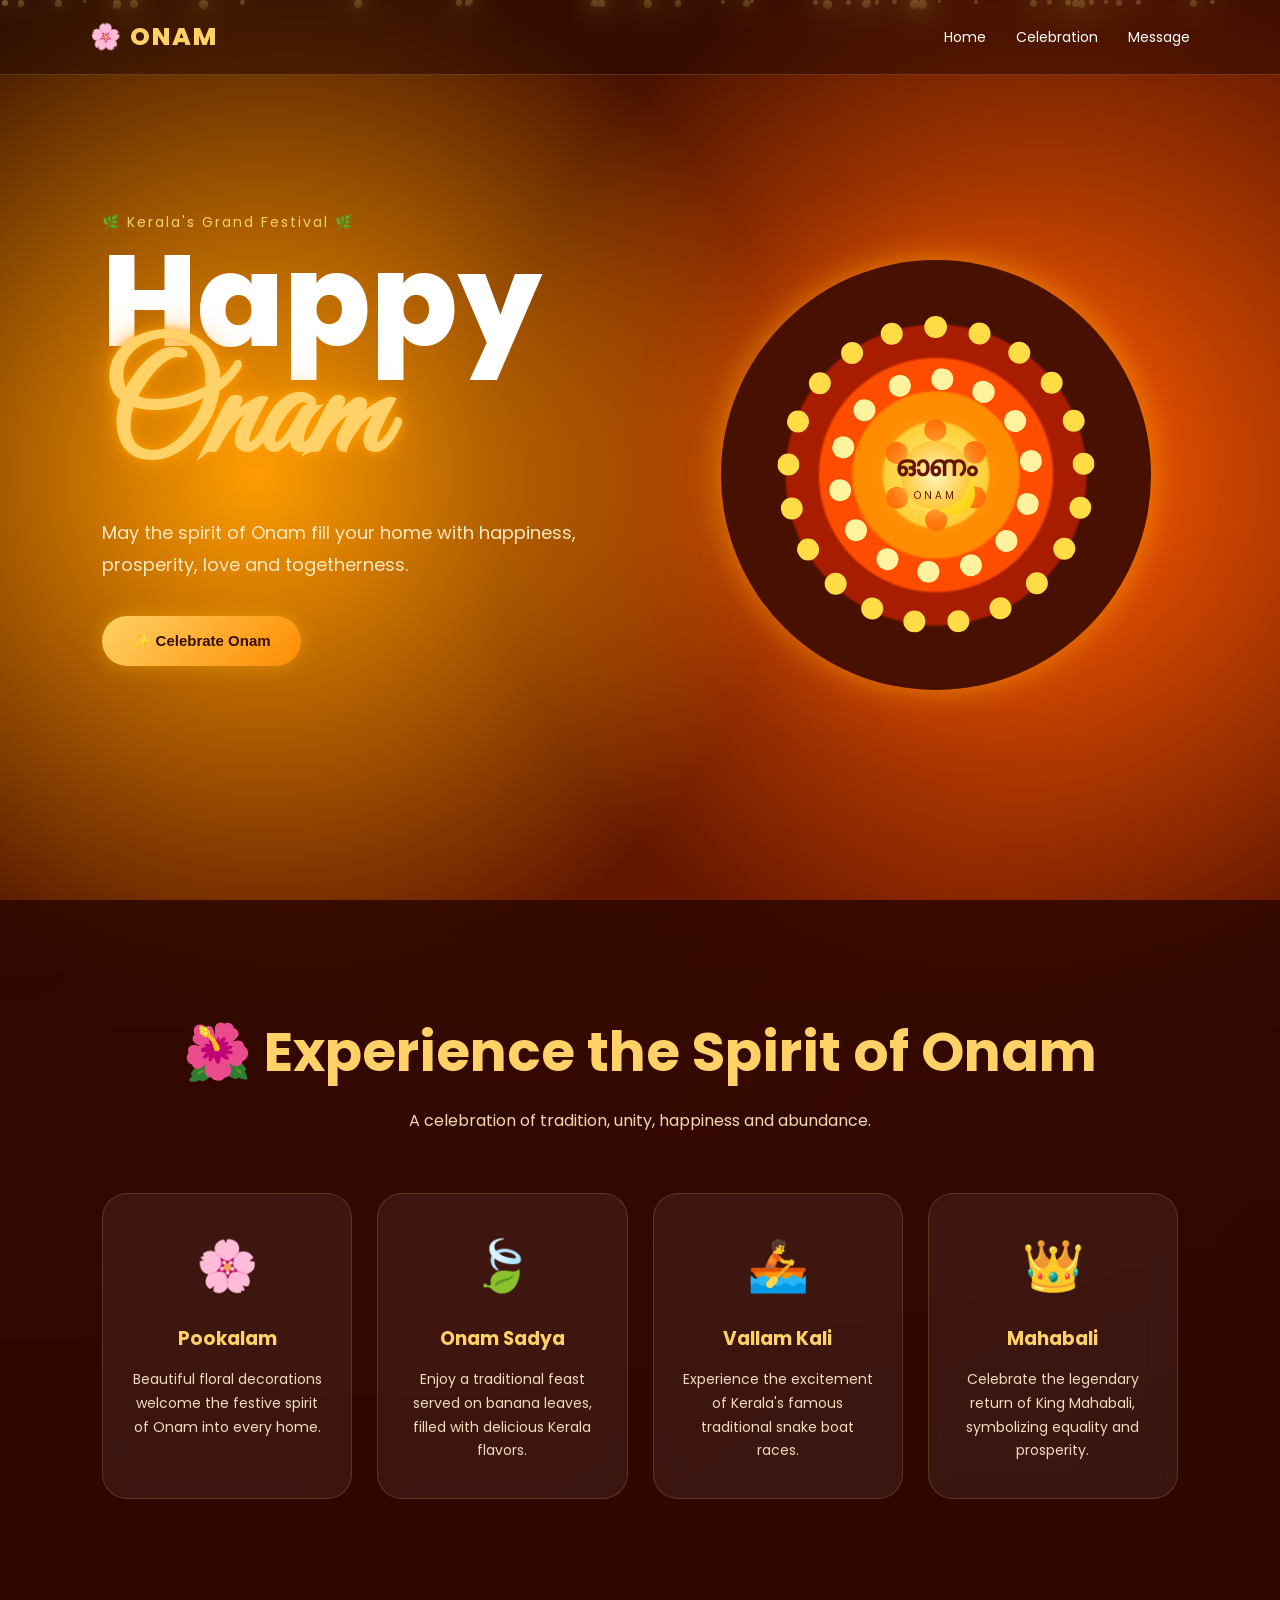
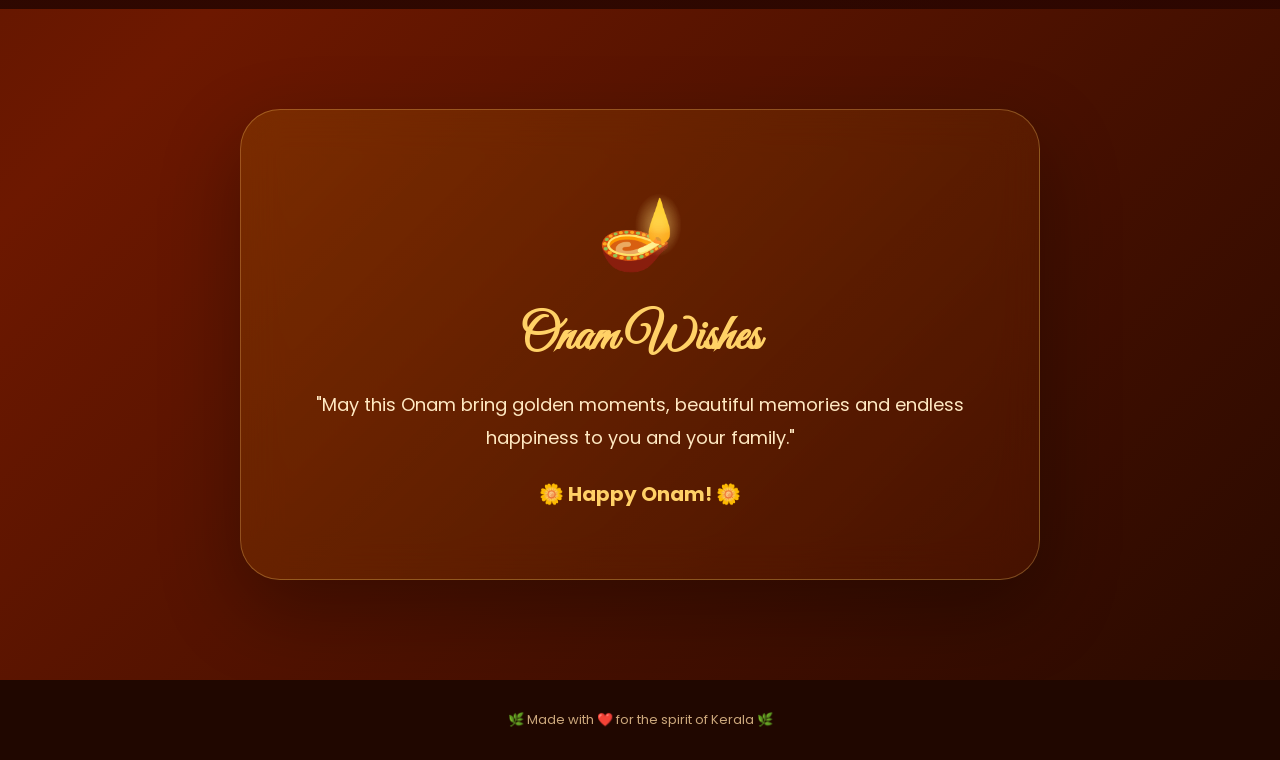
<file: index.html>
<!DOCTYPE html>
<html lang="en">
<head>
    <meta charset="UTF-8">
    <meta name="viewport" content="width=device-width, initial-scale=1.0">
    <title>Happy Onam 🌸 | Kerala Festival</title>
    <link rel="stylesheet" href="stle.css">
</head>

<body>

    <!-- Background particles -->
    <div class="particles"></div>

    <!-- Navigation -->
    <header>
        <div class="logo">🌸 ONAM</div>

        <nav>
            <a href="#home">Home</a>
            <a href="#celebration">Celebration</a>
            <a href="#message">Message</a>
        </nav>
    </header>

    <!-- Hero -->
    <main id="home">

        <section class="hero">

            <div class="hero-content">

                <span class="small-title">🌿 Kerala's Grand Festival 🌿</span>

                <h1>
                    Happy
                    <span>Onam</span>
                </h1>

                <p class="subtitle">
                    May the spirit of Onam fill your home with
                    happiness, prosperity, love and togetherness.
                </p>

                <button id="celebrateBtn">
                    ✨ Celebrate Onam
                </button>

                <div id="greeting" class="greeting">
                    🌼 Happy Onam! May King Mahabali bless you with joy and prosperity! 🌼
                </div>

            </div>

            <!-- Pookalam -->
            <div class="pookalam-container">

                <div class="pookalam">

                    <div class="flower-ring ring1"></div>
                    <div class="flower-ring ring2"></div>
                    <div class="flower-ring ring3"></div>
                    <div class="flower-ring ring4"></div>

                    <div class="pookalam-center">
                        <span>ഓണം</span>
                        <small>ONAM</small>
                    </div>

                </div>

            </div>

        </section>

        <!-- Celebration -->
        <section id="celebration" class="celebration">

            <h2>🌺 Experience the Spirit of Onam</h2>

            <p class="section-description">
                A celebration of tradition, unity, happiness and abundance.
            </p>

            <div class="cards">

                <div class="card">
                    <div class="card-icon">🌸</div>
                    <h3>Pookalam</h3>
                    <p>
                        Beautiful floral decorations welcome the festive spirit
                        of Onam into every home.
                    </p>
                </div>

                <div class="card">
                    <div class="card-icon">🍃</div>
                    <h3>Onam Sadya</h3>
                    <p>
                        Enjoy a traditional feast served on banana leaves,
                        filled with delicious Kerala flavors.
                    </p>
                </div>

                <div class="card">
                    <div class="card-icon">🚣</div>
                    <h3>Vallam Kali</h3>
                    <p>
                        Experience the excitement of Kerala's famous
                        traditional snake boat races.
                    </p>
                </div>

                <div class="card">
                    <div class="card-icon">👑</div>
                    <h3>Mahabali</h3>
                    <p>
                        Celebrate the legendary return of King Mahabali,
                        symbolizing equality and prosperity.
                    </p>
                </div>

            </div>

        </section>

        <!-- Message -->
        <section id="message" class="message-section">

            <div class="message-box">

                <div class="lamp">🪔</div>

                <h2>Onam Wishes</h2>

                <p>
                    "May this Onam bring golden moments,
                    beautiful memories and endless happiness
                    to you and your family."
                </p>

                <strong>🌼 Happy Onam! 🌼</strong>

            </div>

        </section>

    </main>

    <footer>
        <p>🌿 Made with ❤️ for the spirit of Kerala 🌿</p>
    </footer>

    <script src="scripterr.js"></script>

</body>
</html>
</file>
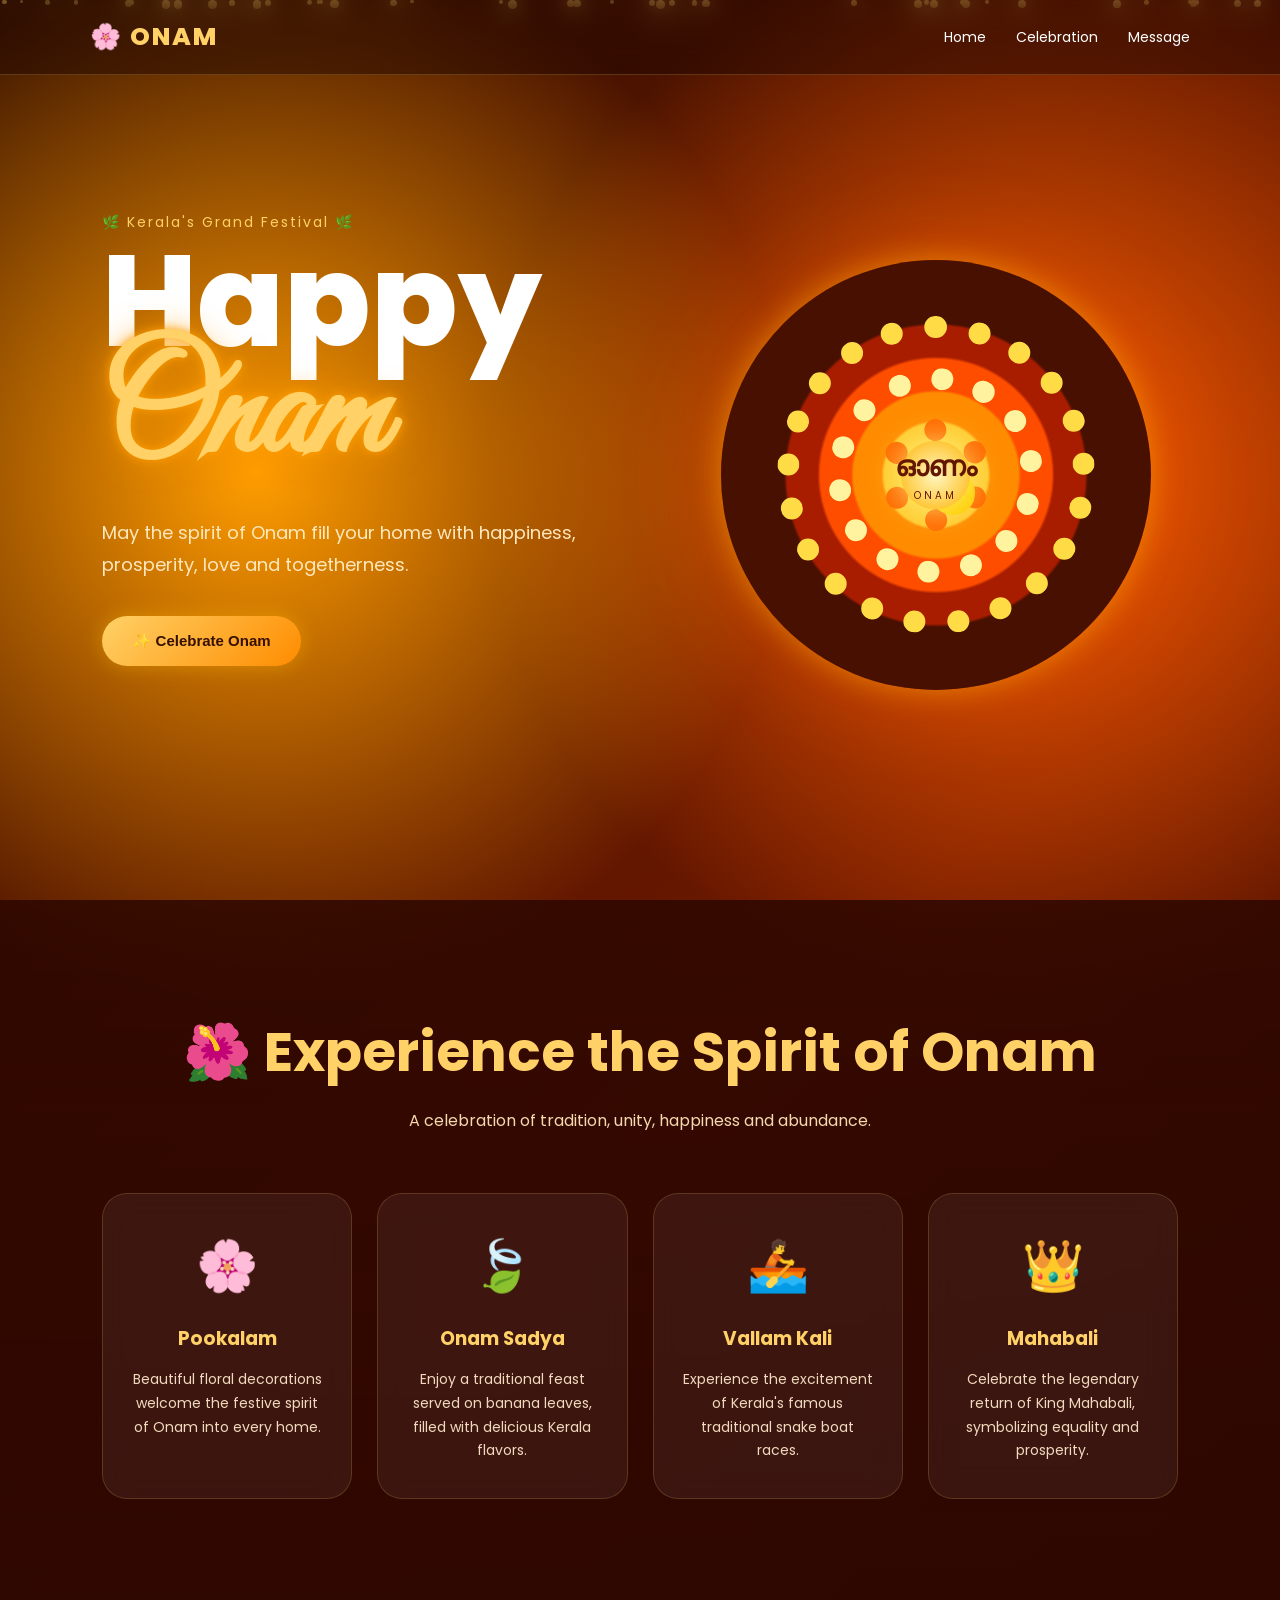
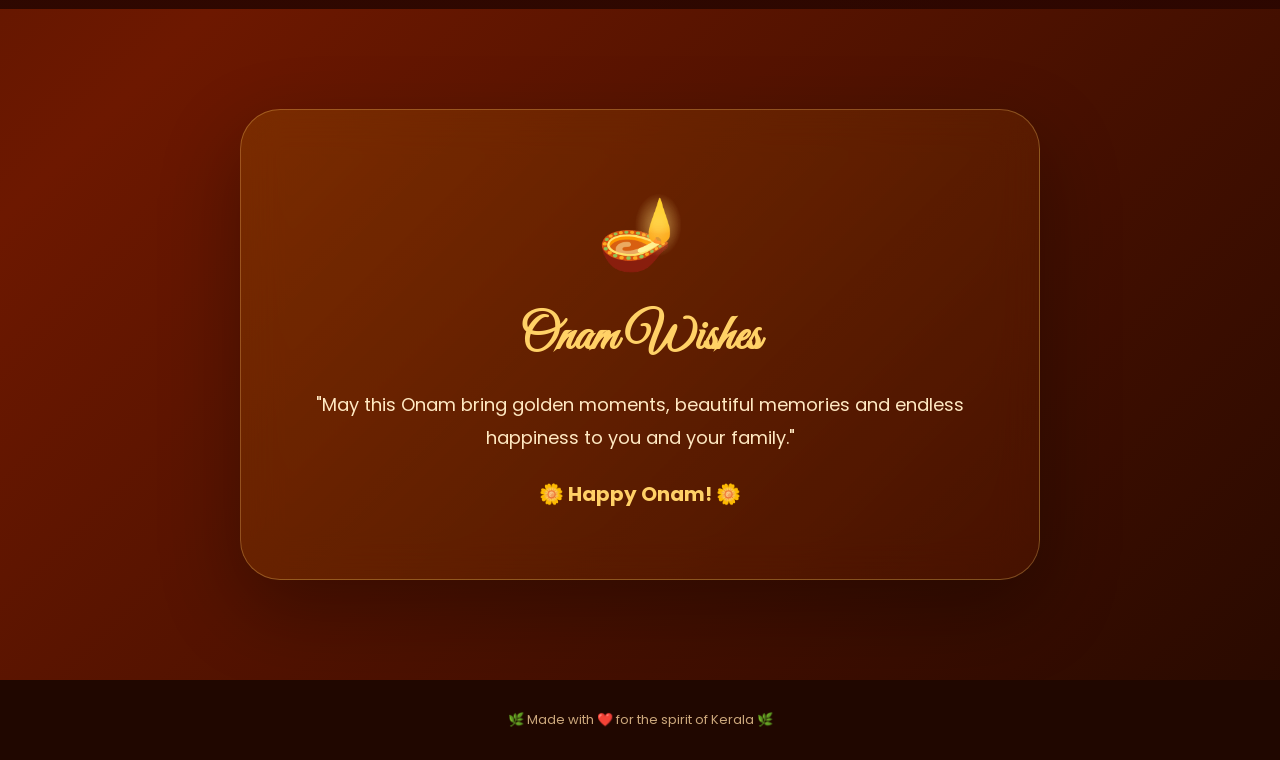
<file: pstor.html>
<!DOCTYPE html>
<html lang="en">
<head>
    <meta charset="UTF-8">
    <meta name="viewport" content="width=device-width, initial-scale=1.0">
    <title>Happy Onam 🌸 | Kerala Festival</title>
    <link rel="stylesheet" href="stle.css">
</head>

<body>

    <!-- Background particles -->
    <div class="particles"></div>

    <!-- Navigation -->
    <header>
        <div class="logo">🌸 ONAM</div>

        <nav>
            <a href="#home">Home</a>
            <a href="#celebration">Celebration</a>
            <a href="#message">Message</a>
        </nav>
    </header>

    <!-- Hero -->
    <main id="home">

        <section class="hero">

            <div class="hero-content">

                <span class="small-title">🌿 Kerala's Grand Festival 🌿</span>

                <h1>
                    Happy
                    <span>Onam</span>
                </h1>

                <p class="subtitle">
                    May the spirit of Onam fill your home with
                    happiness, prosperity, love and togetherness.
                </p>

                <button id="celebrateBtn">
                    ✨ Celebrate Onam
                </button>

                <div id="greeting" class="greeting">
                    🌼 Happy Onam! May King Mahabali bless you with joy and prosperity! 🌼
                </div>

            </div>

            <!-- Pookalam -->
            <div class="pookalam-container">

                <div class="pookalam">

                    <div class="flower-ring ring1"></div>
                    <div class="flower-ring ring2"></div>
                    <div class="flower-ring ring3"></div>
                    <div class="flower-ring ring4"></div>

                    <div class="pookalam-center">
                        <span>ഓണം</span>
                        <small>ONAM</small>
                    </div>

                </div>

            </div>

        </section>

        <!-- Celebration -->
        <section id="celebration" class="celebration">

            <h2>🌺 Experience the Spirit of Onam</h2>

            <p class="section-description">
                A celebration of tradition, unity, happiness and abundance.
            </p>

            <div class="cards">

                <div class="card">
                    <div class="card-icon">🌸</div>
                    <h3>Pookalam</h3>
                    <p>
                        Beautiful floral decorations welcome the festive spirit
                        of Onam into every home.
                    </p>
                </div>

                <div class="card">
                    <div class="card-icon">🍃</div>
                    <h3>Onam Sadya</h3>
                    <p>
                        Enjoy a traditional feast served on banana leaves,
                        filled with delicious Kerala flavors.
                    </p>
                </div>

                <div class="card">
                    <div class="card-icon">🚣</div>
                    <h3>Vallam Kali</h3>
                    <p>
                        Experience the excitement of Kerala's famous
                        traditional snake boat races.
                    </p>
                </div>

                <div class="card">
                    <div class="card-icon">👑</div>
                    <h3>Mahabali</h3>
                    <p>
                        Celebrate the legendary return of King Mahabali,
                        symbolizing equality and prosperity.
                    </p>
                </div>

            </div>

        </section>

        <!-- Message -->
        <section id="message" class="message-section">

            <div class="message-box">

                <div class="lamp">🪔</div>

                <h2>Onam Wishes</h2>

                <p>
                    "May this Onam bring golden moments,
                    beautiful memories and endless happiness
                    to you and your family."
                </p>

                <strong>🌼 Happy Onam! 🌼</strong>

            </div>

        </section>

    </main>

    <footer>
        <p>🌿 Made with ❤️ for the spirit of Kerala 🌿</p>
    </footer>

    <script src="scripterr.js"></script>

</body>
</html>
</file>
<file: stle.css>
@import url('https://fonts.googleapis.com/css2?family=Great+Vibes&family=Poppins:wght@300;400;500;600;700;800&display=swap');

* {
    margin: 0;
    padding: 0;
    box-sizing: border-box;
}

html {
    scroll-behavior: smooth;
}

body {
    min-height: 100vh;
    font-family: 'Poppins', sans-serif;
    color: #fff;
    background:
        radial-gradient(circle at 20% 20%, #ff9d00 0%, transparent 25%),
        radial-gradient(circle at 80% 20%, #ff5e00 0%, transparent 25%),
        linear-gradient(135deg, #351000, #6d1800, #260900);

    overflow-x: hidden;
}

/* --------------------------------
   PARTICLES
-------------------------------- */

.particles {
    position: fixed;
    inset: 0;
    pointer-events: none;
    z-index: 1;
}

.particle {
    position: absolute;
    width: 7px;
    height: 7px;
    background: #ffd166;
    border-radius: 50%;
    box-shadow: 0 0 15px #ffd166;
    animation: floatParticle linear infinite;
}

@keyframes floatParticle {
    from {
        transform: translateY(110vh) scale(0);
        opacity: 0;
    }

    20% {
        opacity: 1;
    }

    80% {
        opacity: 1;
    }

    to {
        transform: translateY(-10vh) scale(1);
        opacity: 0;
    }
}

/* --------------------------------
   NAVBAR
-------------------------------- */

header {
    position: fixed;
    top: 0;
    left: 0;
    width: 100%;
    height: 75px;

    display: flex;
    justify-content: space-between;
    align-items: center;

    padding: 0 7%;
    z-index: 20;

    background: rgba(30, 5, 0, 0.45);
    backdrop-filter: blur(15px);
    border-bottom: 1px solid rgba(255, 210, 100, 0.2);
}

.logo {
    font-size: 25px;
    font-weight: 800;
    color: #ffd166;
    letter-spacing: 2px;
}

nav {
    display: flex;
    gap: 30px;
}

nav a {
    color: #fff;
    text-decoration: none;
    font-size: 14px;
    transition: 0.3s;
}

nav a:hover {
    color: #ffd166;
}

/* --------------------------------
   HERO
-------------------------------- */

.hero {
    min-height: 100vh;

    display: flex;
    align-items: center;
    justify-content: space-between;

    padding: 120px 8% 70px;
    position: relative;
    z-index: 2;
}

.hero-content {
    width: 52%;
    animation: heroIn 1.2s ease;
}

@keyframes heroIn {
    from {
        opacity: 0;
        transform: translateX(-70px);
    }

    to {
        opacity: 1;
        transform: translateX(0);
    }
}

.small-title {
    display: inline-block;
    color: #ffd166;
    font-size: 14px;
    letter-spacing: 2px;
    margin-bottom: 15px;
}

h1 {
    font-size: clamp(70px, 10vw, 145px);
    line-height: 0.85;
    font-weight: 800;
}

h1 span {
    display: block;
    font-family: 'Great Vibes', cursive;
    font-size: 1.15em;
    color: #ffd166;
    text-shadow:
        0 0 10px #ff9d00,
        0 0 30px rgba(255, 157, 0, 0.7);
}

.subtitle {
    max-width: 650px;
    margin: 35px 0;
    color: #ffe8bd;
    font-size: 18px;
    line-height: 1.8;
}

/* --------------------------------
   BUTTON
-------------------------------- */

button {
    border: none;
    outline: none;
    padding: 16px 30px;

    border-radius: 50px;

    background: linear-gradient(
        135deg,
        #ffd166,
        #ff8c00
    );

    color: #351000;
    font-weight: 800;
    font-size: 15px;

    cursor: pointer;

    box-shadow:
        0 0 20px rgba(255, 193, 7, 0.4);

    transition: 0.3s;
}

button:hover {
    transform: translateY(-5px) scale(1.05);

    box-shadow:
        0 0 25px #ffd166,
        0 0 60px rgba(255, 166, 0, 0.6);
}

button:active {
    transform: scale(0.95);
}

.greeting {
    margin-top: 25px;
    max-width: 600px;

    color: #ffe29a;
    opacity: 0;
    transform: translateY(15px);

    transition: 0.5s;
}

.greeting.show {
    opacity: 1;
    transform: translateY(0);
}

/* --------------------------------
   POOKALAM
-------------------------------- */

.pookalam-container {
    width: 45%;
    display: flex;
    justify-content: center;
    align-items: center;
}

.pookalam {
    width: min(430px, 80vw);
    aspect-ratio: 1;

    position: relative;

    border-radius: 50%;

    background:
        radial-gradient(
            circle,
            #fff3a0 0 8%,
            #ffcc33 9% 17%,
            #ff8c00 18% 27%,
            #ff4d00 28% 38%,
            #a81d00 39% 49%,
            #471000 50% 100%
        );

    box-shadow:
        0 0 30px rgba(255, 166, 0, 0.6),
        0 0 100px rgba(255, 100, 0, 0.3);

    animation: pookalamFloat 4s ease-in-out infinite;
}

@keyframes pookalamFloat {
    0%, 100% {
        transform: translateY(0) rotate(0deg);
    }

    50% {
        transform: translateY(-15px) rotate(3deg);
    }
}

.flower-ring {
    position: absolute;
    border-radius: 50%;
    inset: 15%;
    border: 22px dotted #ffd166;
}

.ring1 {
    inset: 13%;
    border-color: #ffdc45;
}

.ring2 {
    inset: 25%;
    border-color: #fff3a0;
    transform: rotate(30deg);
}

.ring3 {
    inset: 37%;
    border-color: #ff6b00;
    transform: rotate(60deg);
}

.ring4 {
    inset: 49%;
    border-color: #ffcc00;
    transform: rotate(90deg);
}

.pookalam-center {
    position: absolute;
    inset: 42%;

    display: flex;
    flex-direction: column;
    justify-content: center;
    align-items: center;

    background: radial-gradient(circle, #fff7c2, #ffb300);

    border-radius: 50%;

    color: #641700;

    box-shadow:
        0 0 30px rgba(255, 255, 150, 0.8);

    z-index: 5;
}

.pookalam-center span {
    font-size: 28px;
    font-weight: 800;
}

.pookalam-center small {
    font-size: 10px;
    letter-spacing: 3px;
}

/* --------------------------------
   CELEBRATION
-------------------------------- */

.celebration {
    position: relative;
    z-index: 2;

    padding: 110px 8%;

    background:
        linear-gradient(
            rgba(44, 7, 0, 0.85),
            rgba(44, 7, 0, 0.95)
        );
}

.celebration h2 {
    text-align: center;
    font-size: clamp(30px, 5vw, 55px);
    color: #ffd166;
}

.section-description {
    text-align: center;
    margin: 15px auto 60px;
    color: #f5d9ad;
}

.cards {
    display: grid;
    grid-template-columns: repeat(4, 1fr);
    gap: 25px;
}

.card {
    padding: 35px 25px;

    text-align: center;

    border-radius: 25px;

    background: rgba(255, 255, 255, 0.06);
    border: 1px solid rgba(255, 209, 102, 0.18);

    backdrop-filter: blur(15px);

    transition: 0.4s;
}

.card:hover {
    transform: translateY(-12px);

    background: rgba(255, 183, 0, 0.12);

    border-color: rgba(255, 209, 102, 0.6);

    box-shadow:
        0 20px 50px rgba(0, 0, 0, 0.3);
}

.card-icon {
    font-size: 50px;
    margin-bottom: 20px;

    animation: iconFloat 3s ease-in-out infinite;
}

@keyframes iconFloat {
    50% {
        transform: translateY(-8px) rotate(5deg);
    }
}

.card h3 {
    color: #ffd166;
    margin-bottom: 15px;
}

.card p {
    color: #f1d9bd;
    line-height: 1.7;
    font-size: 14px;
}

/* --------------------------------
   MESSAGE
-------------------------------- */

.message-section {
    min-height: 70vh;

    display: flex;
    justify-content: center;
    align-items: center;

    padding: 100px 20px;

    position: relative;
    z-index: 2;
}

.message-box {
    width: min(800px, 100%);

    text-align: center;

    padding: 70px 40px;

    border-radius: 40px;

    background:
        linear-gradient(
            135deg,
            rgba(255, 185, 0, 0.13),
            rgba(255, 80, 0, 0.08)
        );

    border: 1px solid rgba(255, 209, 102, 0.3);

    box-shadow:
        0 30px 80px rgba(0, 0, 0, 0.3);

    backdrop-filter: blur(20px);
}

.lamp {
    font-size: 70px;

    animation:
        lampGlow 2s ease-in-out infinite;
}

@keyframes lampGlow {
    50% {
        filter:
            drop-shadow(0 0 20px #ffd166);
        transform: scale(1.08);
    }
}

.message-box h2 {
    margin: 20px 0;

    font-size: 50px;

    font-family: 'Great Vibes', cursive;

    color: #ffd166;
}

.message-box p {
    color: #ffe9c2;
    font-size: 18px;
    line-height: 1.8;
    margin-bottom: 25px;
}

.message-box strong {
    color: #ffd166;
    font-size: 20px;
}

/* --------------------------------
   FOOTER
-------------------------------- */

footer {
    position: relative;
    z-index: 2;

    padding: 30px;
    text-align: center;

    background: #200700;

    color: #cba77b;
    font-size: 13px;
}

/* --------------------------------
   RESPONSIVE
-------------------------------- */

@media (max-width: 1000px) {

    .hero {
        flex-direction: column;
        text-align: center;
        gap: 60px;
    }

    .hero-content {
        width: 100%;
    }

    .pookalam-container {
        width: 100%;
    }

    .cards {
        grid-template-columns: repeat(2, 1fr);
    }

}

@media (max-width: 650px) {

    header {
        padding: 0 20px;
    }

    nav {
        display: none;
    }

    .hero {
        padding: 120px 20px 60px;
    }

    h1 {
        font-size: 75px;
    }

    .subtitle {
        font-size: 15px;
    }

    .pookalam {
        width: 300px;
    }

    .cards {
        grid-template-columns: 1fr;
    }

    .celebration {
        padding: 80px 20px;
    }

    .message-box {
        padding: 50px 25px;
    }

    .message-box h2 {
        font-size: 42px;
    }

}
</file>
